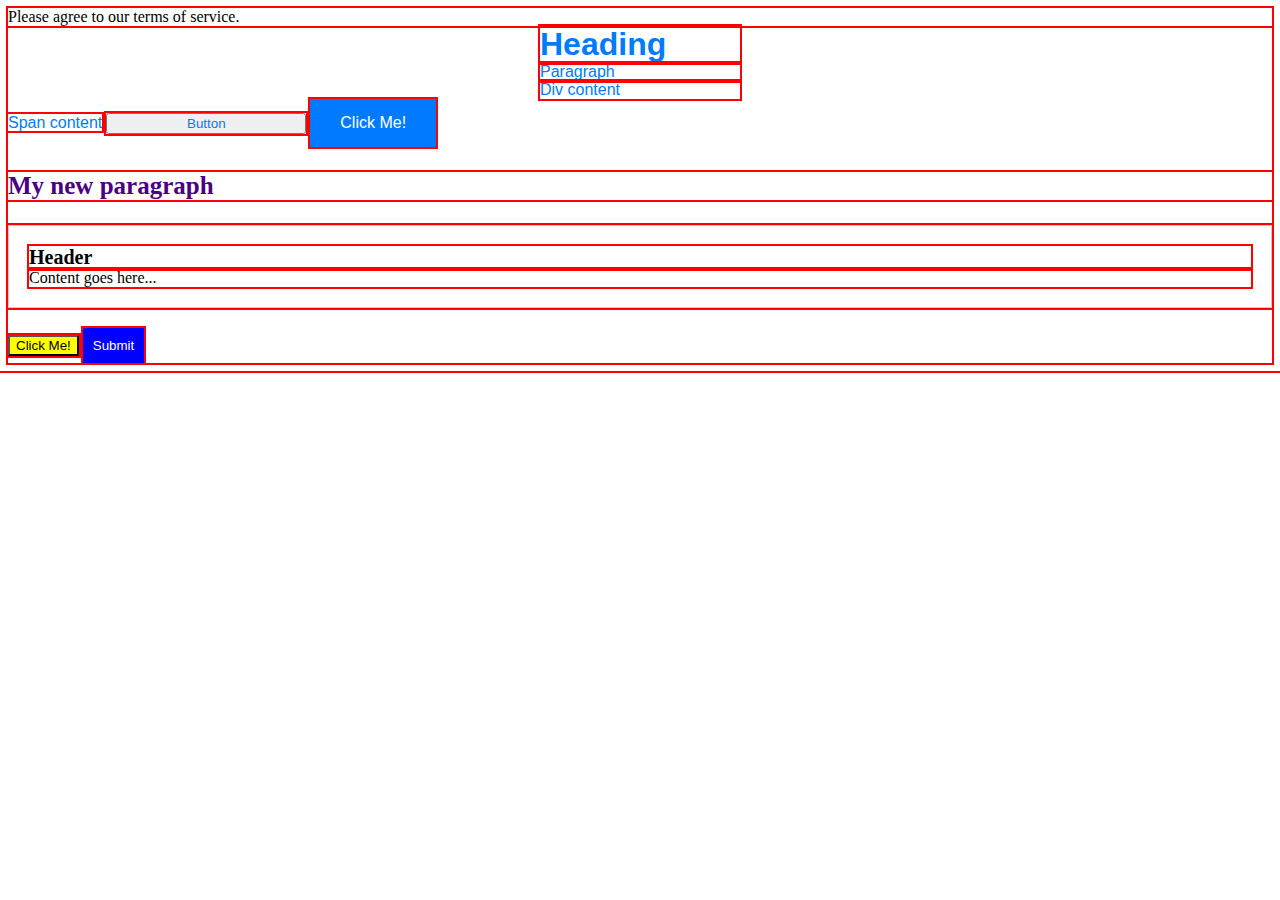
<file: practice_file/index.html>
<!DOCTYPE html>
<html lang="en">
<head>
    <meta charset="UTF-8">
    <meta name="viewport" content="width=device-width, initial-scale=1.0">
    <title>Practice_file</title>
    <link rel="stylesheet" href="style.css">
</head>
<body>
    <div class="alert-text">Please agree to our terms of service.</div>

    <h1 class="common-style">Heading</h1>
    <p class="common-style">Paragraph</p>
    <div class="common-style">Div content</div>
    <span class="common-style">Span content</span>
    <button class="common-style">Button</button>

    <button class="btn base-color large">Click Me!</button>

    <p class="text-size text-weight text-color">My new paragraph</p>

    <div class="card">
        <div class="card-header">Header</div>
        <div class="card-content">Content goes here...</div>
    </div>

    <button class="highlight">Click Me!</button>

    <button class="btn primary">Submit</button>
</body>
</html>
</file>
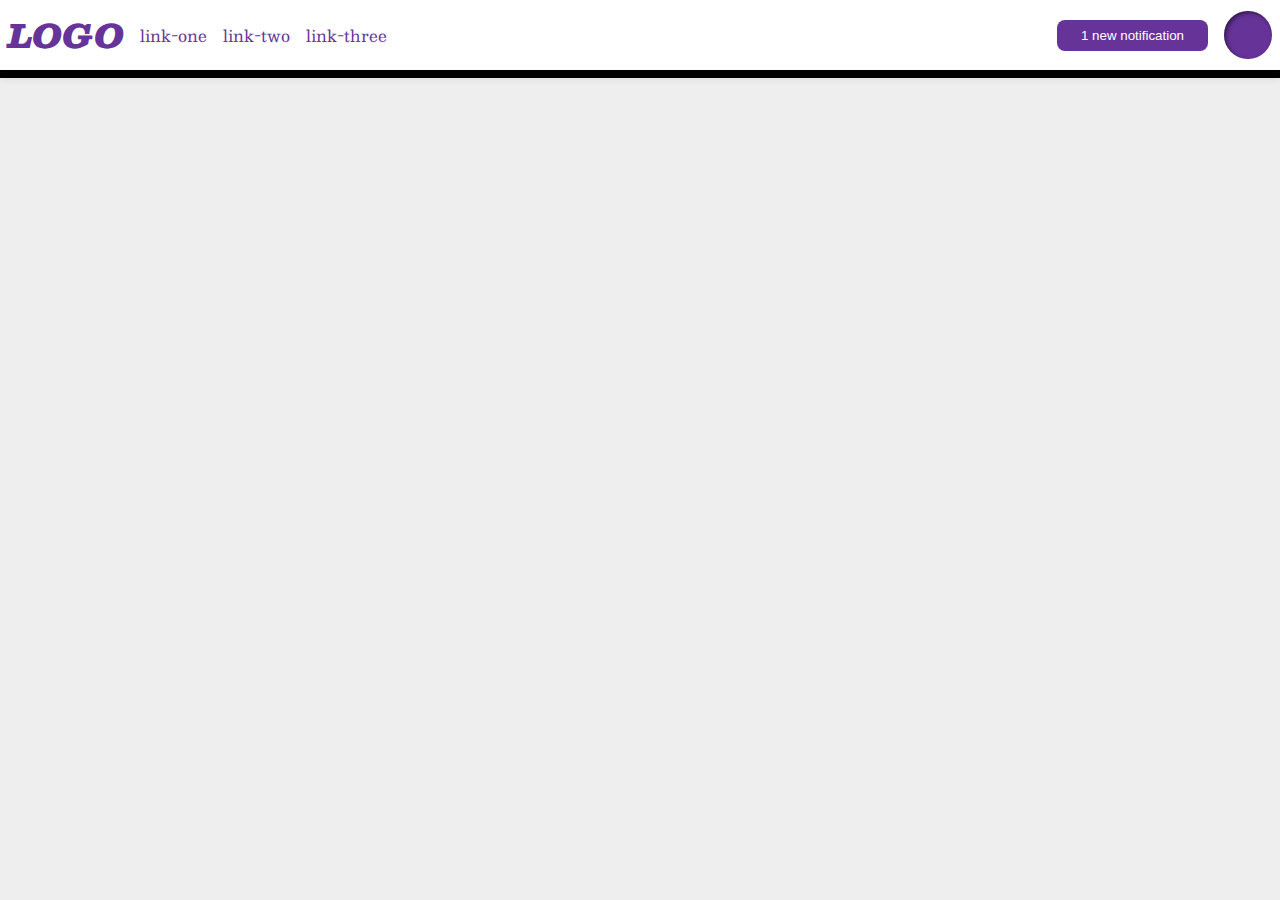
<file: flex/03-flex-header-2/index.html>
<!DOCTYPE html>
<html lang="en">
  <head>
    <meta charset="UTF-8">
    <meta http-equiv="X-UA-Compatible" content="IE=edge">
    <meta name="viewport" content="width=device-width, initial-scale=1.0">
    <title>Flex Header 2</title>
    <link rel="stylesheet" href="style.css">
  </head>
  <body>
    <div class="header">
      <div class="d1">
        <div class="logo">
          LOGO
        </div>
        <ul class="links">
          <li><a href="https://google.com">link-one</a></li>
          <li><a href="https://google.com">link-two</a></li>
          <li><a href="https://google.com">link-three</a></li>
        </ul>
      </div>
      <div class="d2">
        <button class="notifications">
          1 new notification
        </button>
        <div class="profile-image"></div>
      </div>
    </div>
  </body>
</html>
</file>
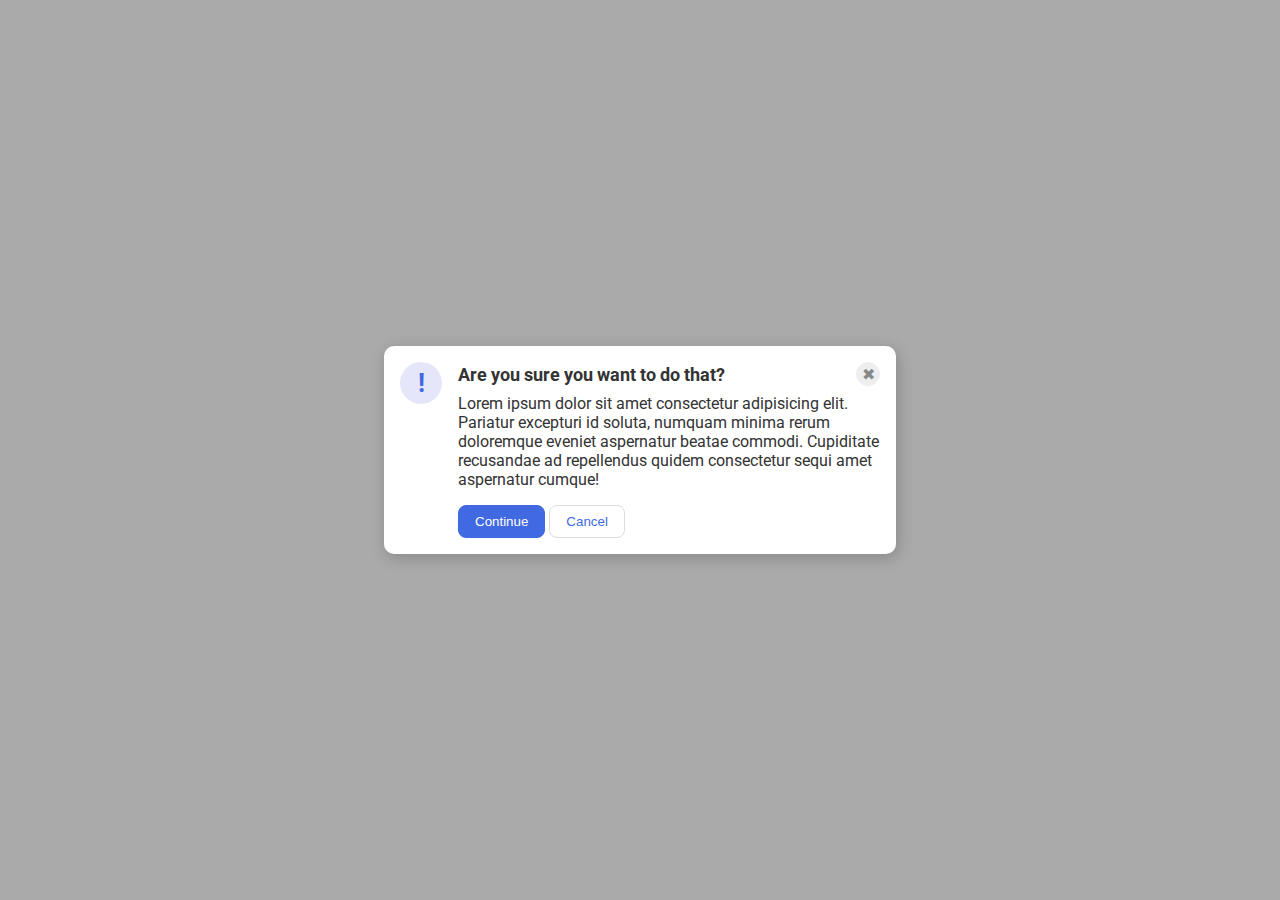
<file: flex/05-flex-modal/index.html>
<!DOCTYPE html>
<html lang="en">
  <head>
    <meta charset="UTF-8">
    <meta http-equiv="X-UA-Compatible" content="IE=edge">
    <meta name="viewport" content="width=device-width, initial-scale=1.0">
    <link rel="stylesheet" href="style.css">
    <title>Modal</title>
  </head>
  <body>
    <div class="modal">
      <div class="icon">!</div>
      <div class="ab">
        <div class="header">Are you sure you want to do that?
          <button class="close-button">✖</button>
        </div>
        <div class="text">Lorem ipsum dolor sit amet consectetur adipisicing elit. Pariatur excepturi id soluta, numquam minima rerum doloremque eveniet aspernatur beatae commodi. Cupiditate recusandae ad repellendus quidem consectetur sequi amet aspernatur cumque!</div>
        <button class="continue">Continue</button>
        <button class="cancel">Cancel</button>
      </div>
    </div>
  </body>
</html>
</file>
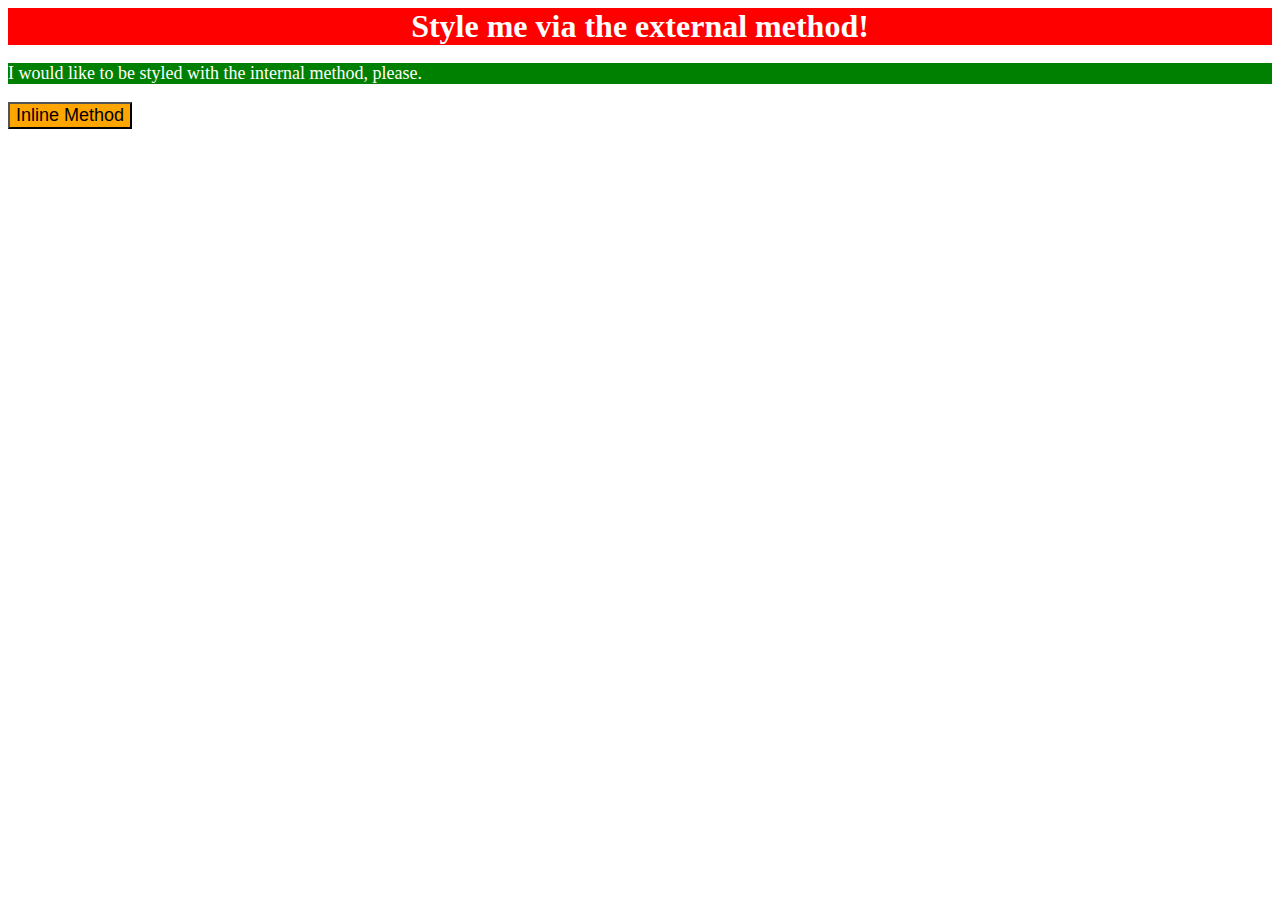
<file: foundations/01-css-methods/index.html>
<!DOCTYPE html>
<html lang="en">
  <head>
    <meta charset="UTF-8">
    <meta http-equiv="X-UA-Compatible" content="IE=edge">
    <meta name="viewport" content="width=device-width, initial-scale=1.0">
    <title>Methods for Adding CSS</title>
    <link rel="stylesheet" href="style.css">
    
    <style>
      p {
        background-color: green;
        color: white;
        font-size: 18px;
      }
    </style>
  </head>
  <body>
    <div>Style me via the external method!</div>
    <p>I would like to be styled with the internal method, please.</p>
    <button style="background-color: orange; font-size: 18px;">Inline Method</button>
  </body>
</html>
</file>
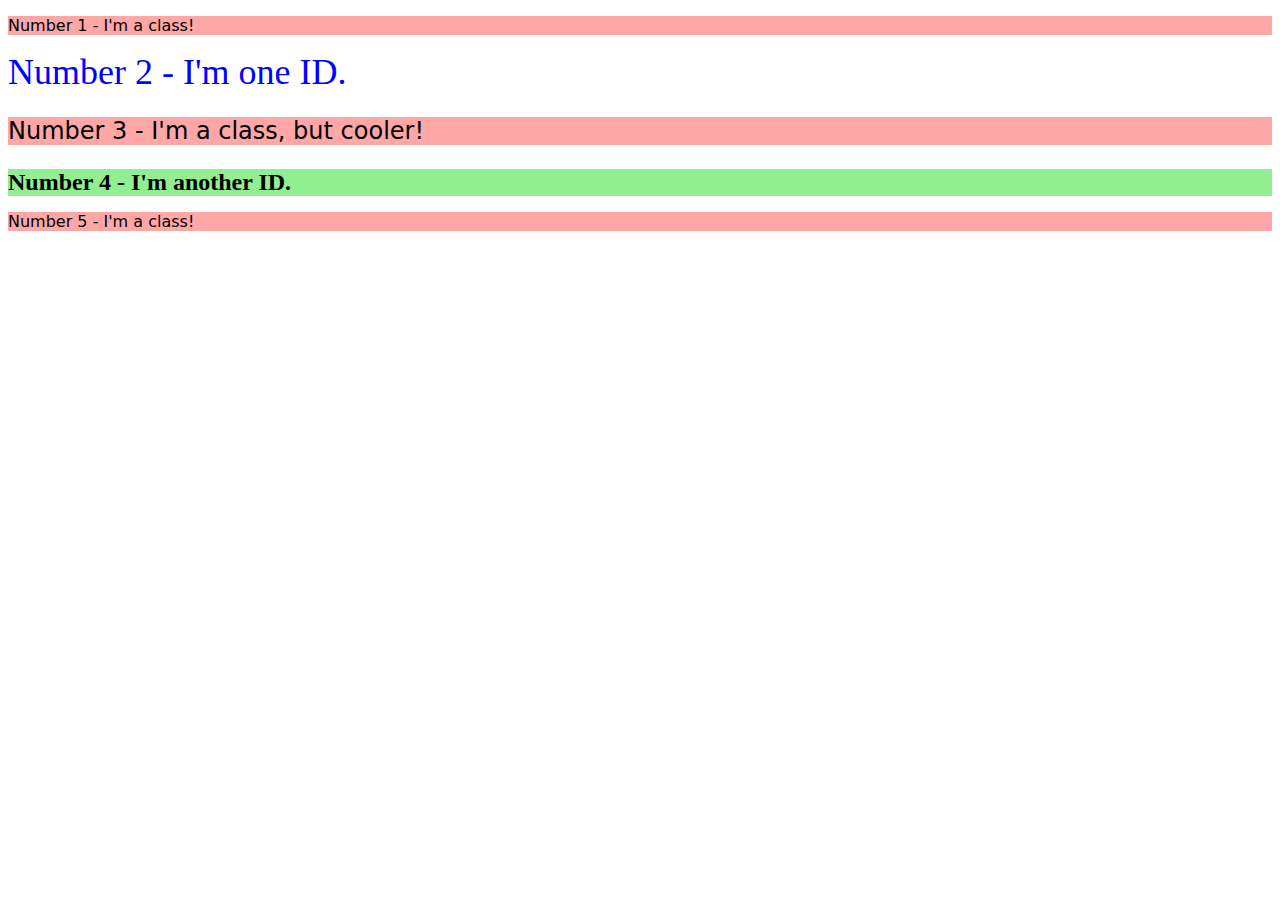
<file: foundations/02-class-id-selectors/index.html>
<!DOCTYPE html>
<html lang="en">
  <head>
    <meta charset="UTF-8">
    <meta http-equiv="X-UA-Compatible" content="IE=edge">
    <meta name="viewport" content="width=device-width, initial-scale=1.0">
    <title>Class and ID Selectors</title>
    <link rel="stylesheet" href="style.css">
  </head>
  <body>
    <p class="abc">Number 1 - I'm a class!</p>
    <div id="ef">Number 2 - I'm one ID.</div>
    <p class="abc d">Number 3 - I'm a class, but cooler!</p>
    <div id="di" class="d">Number 4 - I'm another ID.</div>
    <p class="abc">Number 5 - I'm a class!</p>
  </body>
</html>
</file>
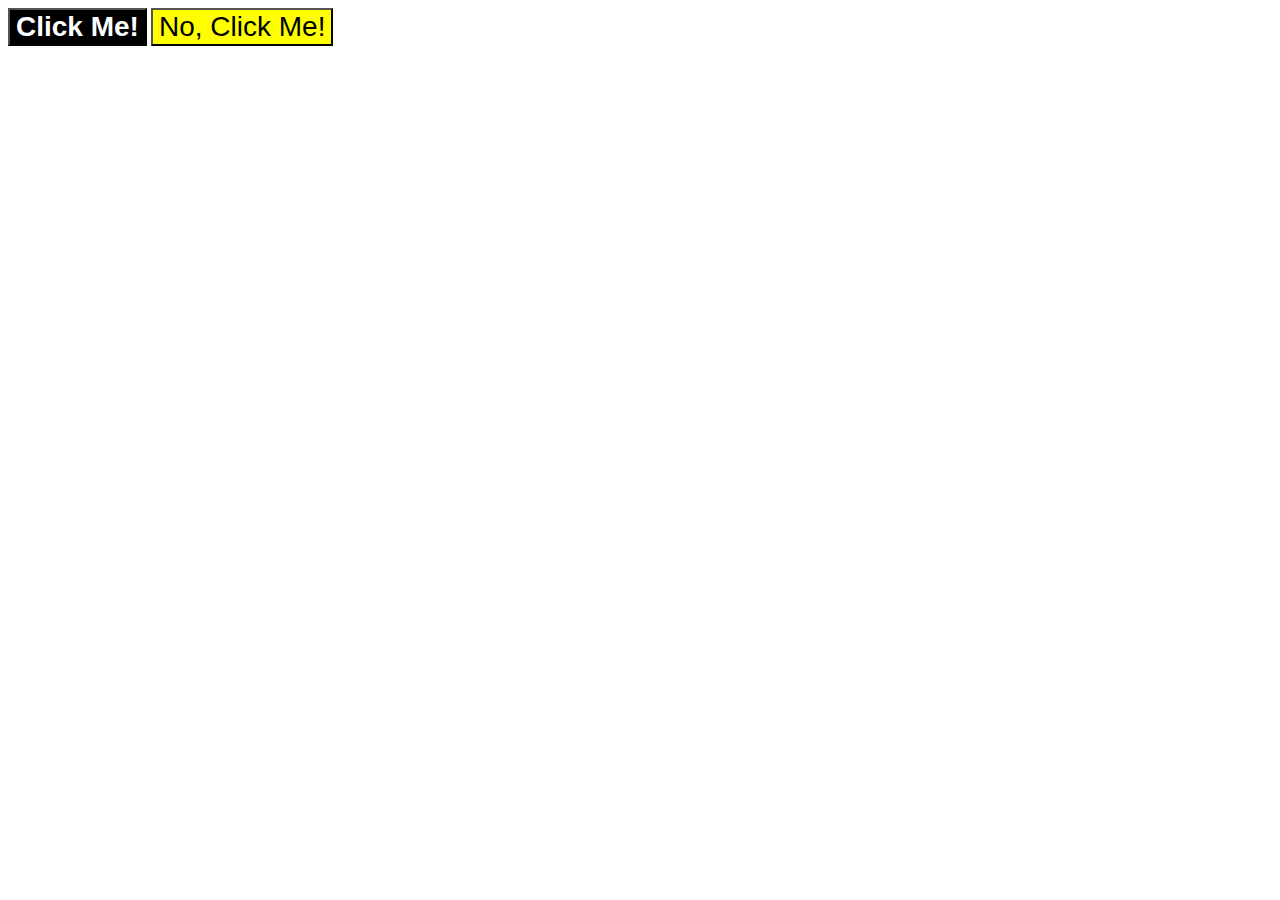
<file: foundations/03-grouping-selectors/index.html>
<!DOCTYPE html>
<html lang="en">
  <head>
    <meta charset="UTF-8">
    <meta http-equiv="X-UA-Compatible" content="IE=edge">
    <meta name="viewport" content="width=device-width, initial-scale=1.0">
    <title>Grouping Selectors</title>
    <link rel="stylesheet" href="style.css">
  </head>
  <body>
    <button class="aa">Click Me!</button>
    <button class="bb">No, Click Me!</button>
  </body>
</html>
</file>
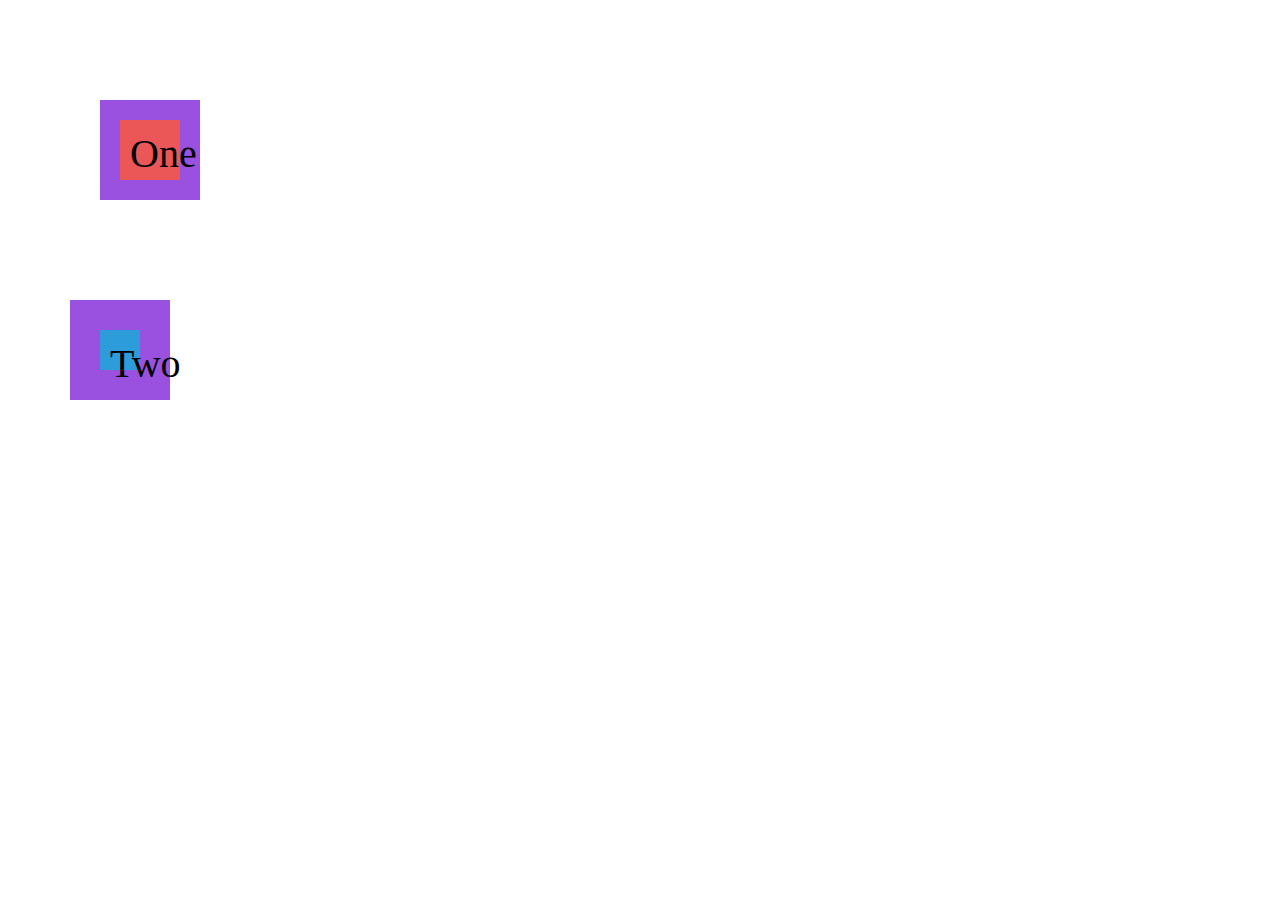
<file: practice_file/practice_along1/index.html>
<!DOCTYPE html>
<html lang="en">
<head>
    <meta charset="UTF-8">
    <meta name="viewport" content="width=device-width, initial-scale=1.0">
    <title>Document</title>
    <link rel="stylesheet" href="style.css">
</head>
<body>
    <div class="box-one">One</div>
    <div class="box-two">Two</div>
</body>
</html>
</file>
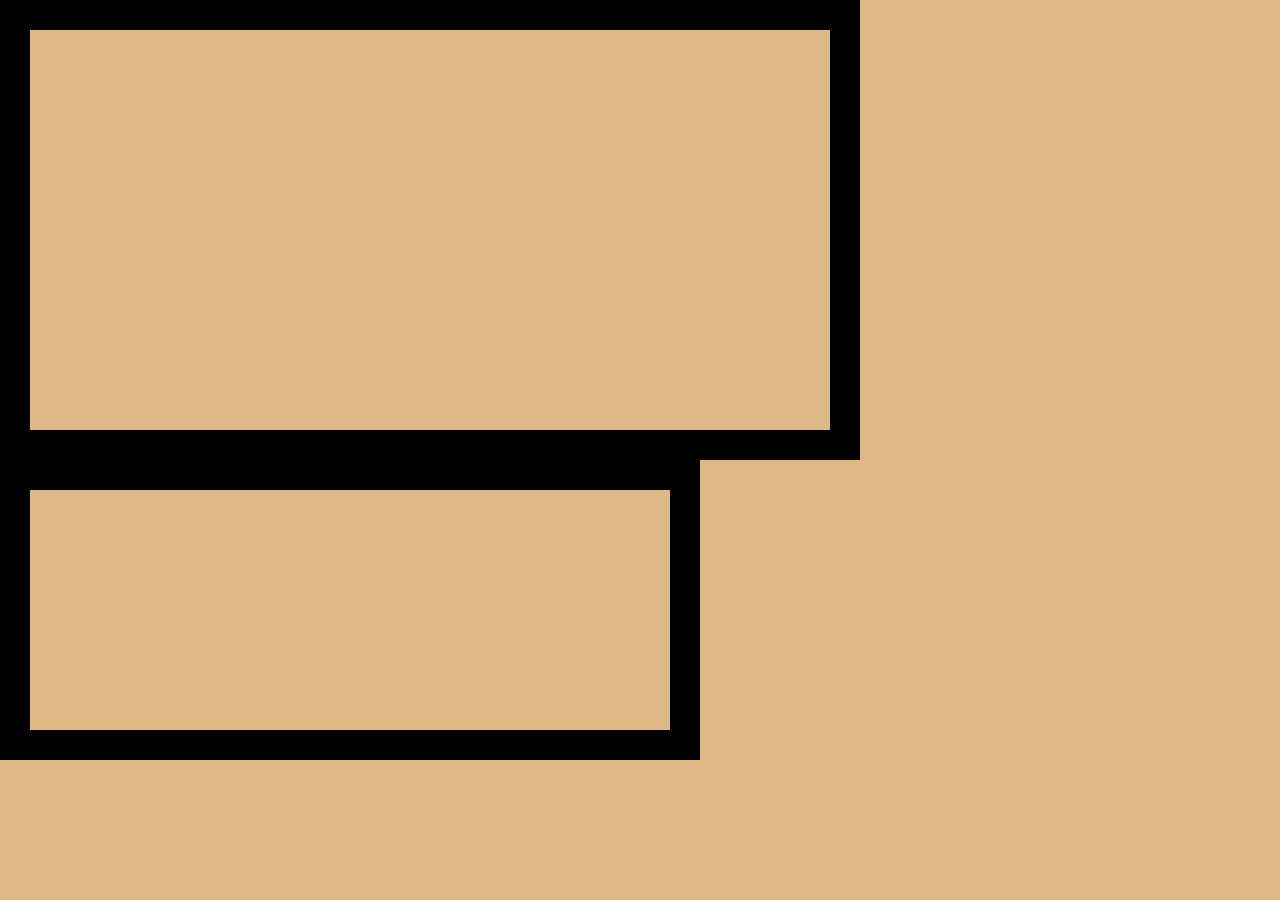
<file: practice_file/practice_along2/index.html>
<!DOCTYPE html>
<html lang="en">
<head>
    <meta charset="UTF-8">
    <meta name="viewport" content="width=device-width, initial-scale=1.0">
    <title>Document</title>
    <link rel="stylesheet" href="style.css">
</head>
<body>
    <div>
        <div class="box-1"></div>
        <div class="box-2"></div>
    </div>
</body>
</html>
</file>
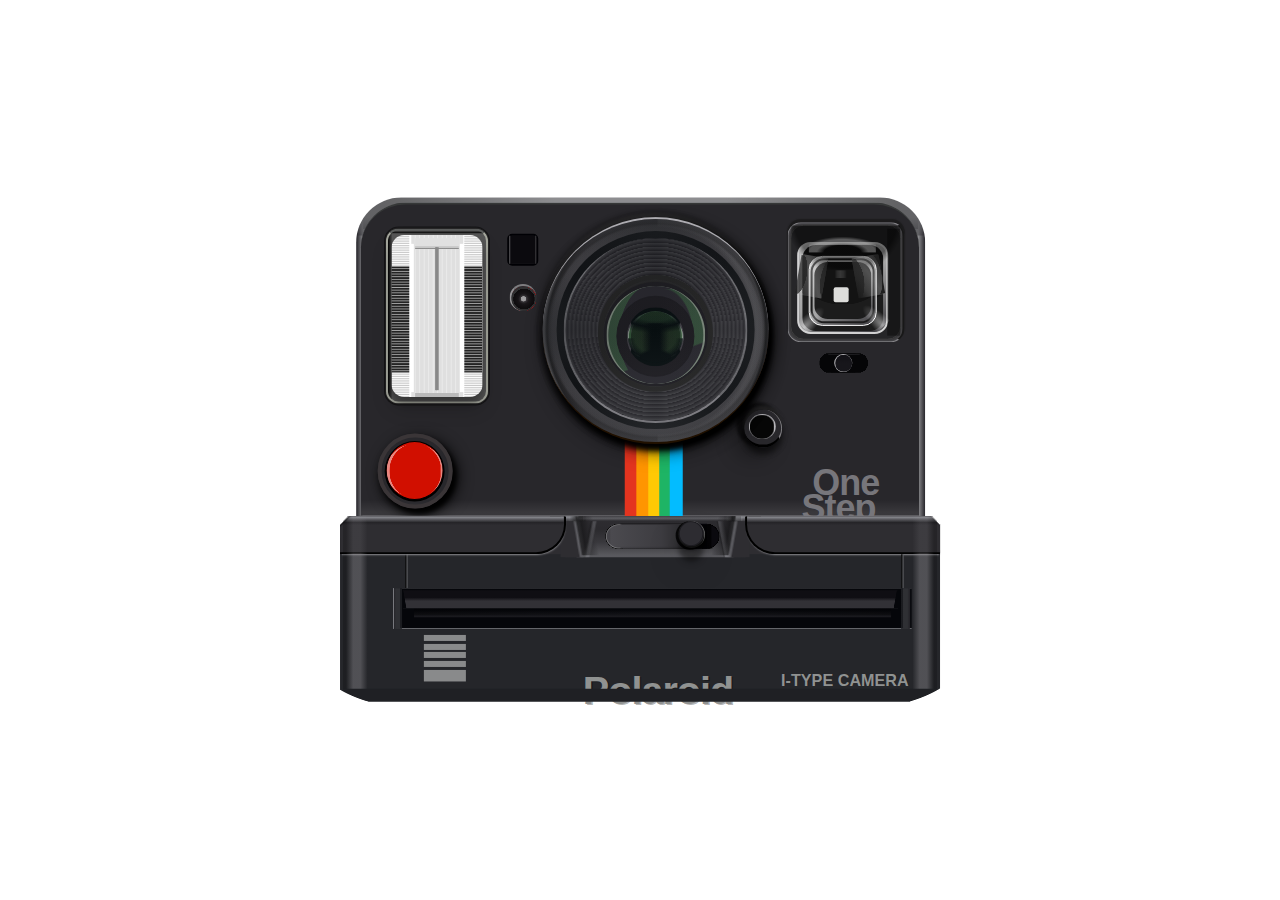
<file: practice_file/practice_along3/index.html>
<!DOCTYPE html>
<html lang="en">
<head>
  <meta charset="UTF-8">
  <meta name="viewport" content="width=device-width, initial-scale=1.0">
  <title>Kassandra's Camera</title>
  <link rel="stylesheet" href="style.css">
</head>

<body>

  <div class="camera">
    <div class="back"></div>
    <div class="top_middle">
      
      <div class="top_left">
        <div class="body">
          <div class="border"></div>
          <div class="middle"></div>        
        </div>
      </div>
      <div class="plus_button">
        <div class="inner">
          <h1>
            <i class="fas fa-plus"></i></h1>
        </div>
      </div>
      <div class="under_plus">
        <div class="inner"></div>
      </div>
      <div class="red_button_container">
         <div class="red_button"></div>
      </div>
      <div class="lens">
        <div class="lens_1">
          <div class="lens_2">
            <div class="lens_3">
              <div class="lens_4">
  <!--       green goes here         -->
                <div class="lens_5">
                  <div class="lens_6">
                    <div class="lens_7"></div>
                  </div>
                </div>
              </div>
            </div>
          </div>
        </div>
      </div>
      <div class="under_lens">
        <div class="inner"></div>
      </div>
      <div class="rainbow"></div>
      <div class="top_right">
        <div class="viewfinder">
          <div class="inner_1">
            <div class="inner_2">
              <div class="inner_3">
                <div class="hole"></div>
              </div>
            </div>
          </div>
        </div>
        <div class="shadows_middle"></div>
        <div class="shadows_left"></div>
        <div class="shadows_left_corner"></div>
        <div class="shadows_right"></div>
        <div class="shadows_right_corner"></div>      
      </div>
      <div class="middle_right">
        <div class="middle">
          <div class="circle"></div>
        </div>
        <p class="minus">
          <i class="fas fa-minus"></i>
        </p>
        <p class="plus">
          <i class="fas fa-plus"></i>
        </p>
      </div>
      <div class="text">
        <h1>One</h1>
        <h1>Step</h1>
        <h1><i class="fas fa-plus"></i></h1>
      </div>
   </div>
    <div class="bottom">
      <div class="top">
        <div class="left"></div>
        <div class="middle">
          <div class="switch">
            <div class="switch_btn"></div>
          </div>
        </div>
        <div class="right"></div>
      </div>
      <div class="btm">
        <h1>Polaroid</h1>
        <h1>I-TYPE CAMERA</h1>
        <div class="logo"></div>
      </div>
    </div>
    <div class="under_btm"></div>
    <div class="corners">
      <div class="corner_left"></div>
      <div class="corner_right"></div>
    </div>
  </div>

</body>
</html>
</file>
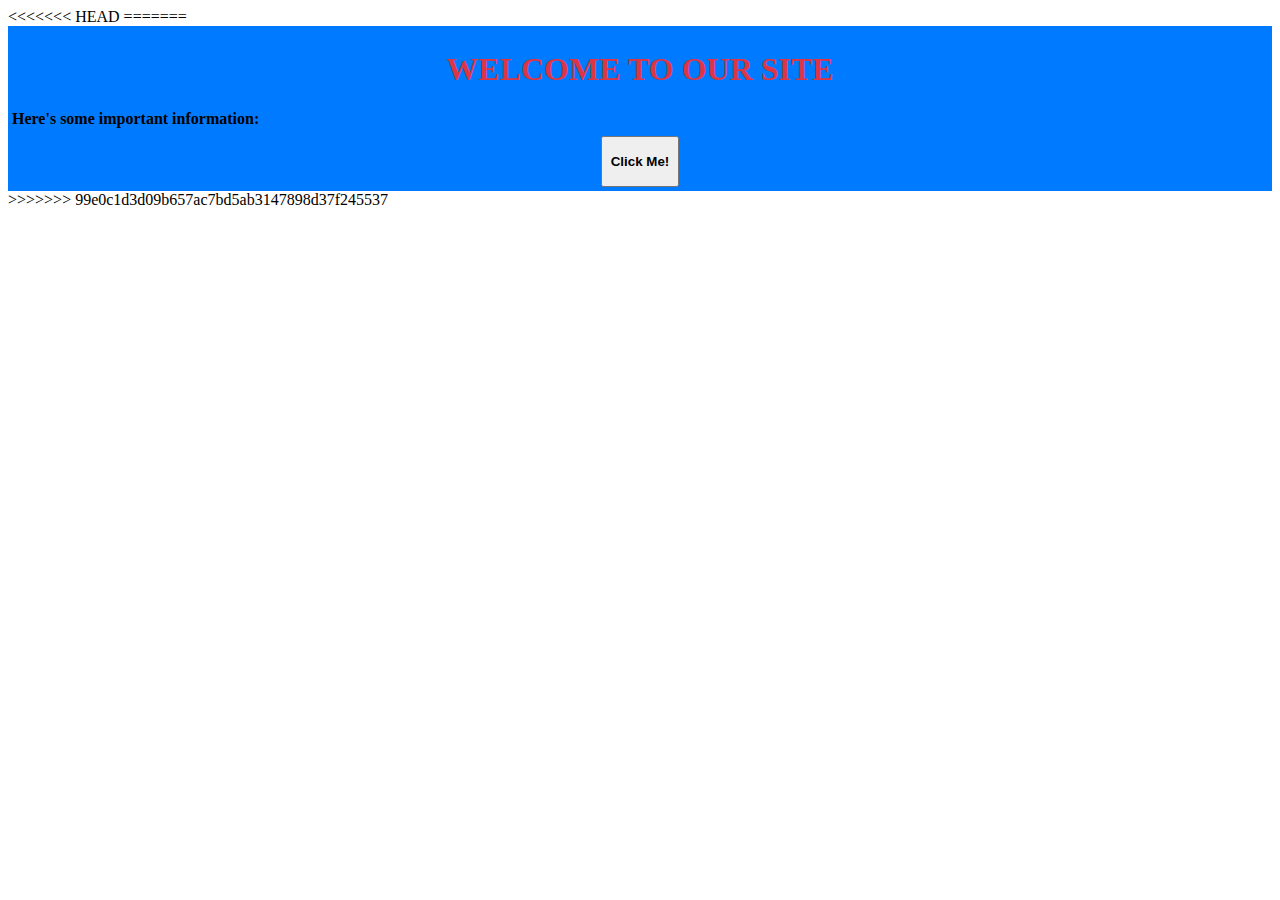
<file: practice_file/practice_along4/index.html>
<!DOCTYPE html>
<html lang="en">
<head>
<<<<<<< HEAD
    <meta charset="UTF-8">
    <meta name="viewport" content="width=device-width, initial-scale=1.0">
    <title>Document</title>
</head>
<body>
    <script>
        console.log("Mudi, you have to be patient, prayerful, and hard working, so do not be in hurry");
    </script>
</body>
</html>
=======
<meta charset="UTF-8">
<title>Utility Classes Example</title>
<link rel="stylesheet" href="style.css">
</head>
<body>
    <div class="bg-primary p-1">
        <h1 class="text-center text-uppercase text-danger">Welcome to Our Site</h1>
        <p class="mt-1 mb-2 text-left font-bold">Here's some important information:</p>
        <div class="flex justify-center align-items-center">
            <button class="d-inline-block px-2 py-3 font-bold">Click Me!</button>
        </div>
        <div class="d-none">
            Hidden information
        </div>
    </div>
</body>
</html>
>>>>>>> 99e0c1d3d09b657ac7bd5ab3147898d37f245537
</file>
<file: practice_file/style.css>
.alert-text {
    color: black;
  }

.common-style {
    color: #007BFF;
    font-family: Arial, sans-serif;
    width: 100%;
    max-width: 200px;
    margin: auto;
}

/*Base button styling*/
.btn {
  padding: 10px;
  border: none;
  cursor: pointer;
  font-family: Arial, sans-serif;
}

/*Color class*/
.base-color {
  background-color: #007BFF;
  color: white;
}

/*Size class*/
.large {
  font-size: 16px;
  padding: 15px 30px;
}

.text-size {
  font-size: 25px;
}

.text-weight {
  font-weight: 900;
}

.text-color {
  color: indigo;
}

.card {
  border: 1px solid #ccc;
  padding: 20px;
  margin-top: 20px;
  margin-bottom: 20px;
}

.card-header {
  font-size: 20px;
  font-weight: bold;
}


.card-content {
  font-size: 16px;
}

button.highlight {
  background-color: yellow;
  color: black;
}


.btn.primary {
  background-color: blue;
  color: white;
}

* {
  outline: 2px solid red;
}
</file>
<file: flex/03-flex-header-2/style.css>
/* this is some magical font-importing.  
you'll learn about it later. */
@import url('https://fonts.googleapis.com/css2?family=Besley:ital,wght@0,400;1,900&display=swap');

body {
  background: #eee;
  font-family: Besley, serif;
  margin: 0;
}

.header {
  display: flex;
  justify-content: space-between;
  padding: 8px;
  background: white;
  border-bottom: 8px solid black;
  box-shadow: 0 0 8px rgba(0, 0, 0, .1);
}

.profile-image {
  background: rebeccapurple;
  box-shadow: inset 2px 2px 4px rgba(0, 0, 0, .5);
  border-radius: 50%;
  height: 48px;
  width: 48px;
}

.logo {
  color: rebeccapurple;
  font-size: 32px;
  font-weight: 900;
  font-style: italic;
}

button {
  background: rebeccapurple;
  color: white;
  padding: 8px 24px;
  border: none;
  border-radius: 8px;
}

a {
  text-decoration: none;
  color: rebeccapurple;
}

ul {
  list-style-type: none;
  display: flex;
  margin: 0;
  padding: 0;
  gap: 16px;
}

.d1, .d2 {
  display: flex;
  align-items: center;
  gap: 16px;
}
</file>
<file: flex/05-flex-modal/style.css>
@import url('https://fonts.googleapis.com/css2?family=Roboto:wght@400;700&display=swap');

html, body {
  height: 100%;
}

body {
  font-family: Roboto, sans-serif;
  margin: 0;
  background: #aaa;
  color: #333;
  display: flex;
  align-items: center;
  justify-content: center;
}

.modal {
  background: white;
  width: 480px;
  border-radius: 10px;
  box-shadow: 2px 4px 16px rgba(0,0,0,.2);
  display: flex;
  gap: 16px;
  padding: 16px;

}

.icon {
  color: royalblue;
  font-size: 26px;
  font-weight: 700;
  background: lavender;
  height: 42px;
  width: 42px;
  border-radius: 50%;
  display: flex;
  align-items: center;
  justify-content: center;
  flex-shrink: 0;
}


.close-button {
  background: #eee;
  border-radius: 50%;
  color: #888;
  font-weight: 400;
  height: 24px;
  font-size: 16px;
  width: 24px;
  display: flex;
  align-items: center;
  justify-content: center;
  border: 1px solid #eee;
  padding: 0;

}

button {
  cursor: pointer;
  padding: 8px 16px;
  border-radius: 8px;
}


button.continue {
  background: royalblue;
  border: 1px solid royalblue;
  color: white;
}


button.cancel {
  background: white;
  border: 1px solid #ddd;
  color: royalblue;
}


.header {
  display: flex;
  align-items: center;
  justify-content: space-between;
  font-size: 18px;
  font-weight: 700;
  margin-bottom: 8px;
}

.text {
  margin-bottom: 16px;
}
</file>
<file: foundations/01-css-methods/style.css>
div {
    color: white;
    background-color: red;
    font-size: 32px;
    text-align: center;
    font-weight: bold;

}
</file>
<file: foundations/02-class-id-selectors/style.css>
.abc {
    background-color: rgb(255, 167, 167);
    font-family: Verdana, "DejaVu Sans", sans-serif;
}

#ef {
    color: #0000ff;
    font-size: 36px;
}

.d {
    font-size: 24px;
}

#di {
    background-color: hsl(120, 73%, 75%);
    font-weight: bold;
}
</file>
<file: foundations/03-grouping-selectors/style.css>
.aa,
.bb {
    font-size: 28px;
    font-family: Helvetica, "Times New Roman" sans-serif;
}

.aa {
    background-color: black;
    color: white;
    font-weight: bold;
}

.bb {
    background-color: yellow;
}
</file>
<file: practice_file/practice_along1/style.css>
* {
    padding: 0;
    margin: 0;
    font-size: 40px;
    box-sizing: border-box;
}

.box-one {
    background-color: #EB5757;
    padding: 10px;
    border: 20px solid #9B51E0;
    margin: 100px;
    height: 100px;
    width: 100px;
    box-sizing: border-box;
}

.box-two {
    background-color: #2D9CDB;
    padding: 10px;
    border: 0px solid #27AE60;
    height: 100px;
    width: 100px;
    border: 30px solid #9B51E0;
    margin: 70px;
}
</file>
<file: practice_file/practice_along2/style.css>
* {
    background-color: burlywood;
    margin: 0;
    padding: 0;
    box-sizing: border-box;
}
.box-1 {
    box-sizing: content-box;
    width: 700px;
    height: 300px;

    padding: 50px;
    border: 30px solid black;
}

.box-2 {
    box-sizing: border-box;
    width: 700px;
    height: 300px;

    padding: 50px;
    border: 30px solid black;
}
</file>
<file: practice_file/practice_along3/style.css>
* {
  box-sizing: border-box;
}

body {
  background: #fff;
  font-size: 1vmin;
}

.camera {
  font-size: 1vmin;
  width: 66em;
  height: 55em;
  position: absolute;
  top: 50%;
  left: 50%;
  transform: translate(-50%, -50%);
}
.camera .back {
  border-top-left-radius: 5em;
  border-top-right-radius: 5em;
  width: 63.3em;
  height: 39.5em;
  position: absolute;
  content: "";
  top: -0.6em;
  left: 50.1%;
  transform: translate(-50%, 0%);
  background: linear-gradient(to bottom, #626265, rgba(34, 33, 38, 0.4)) 100% 6%/100% 2em, linear-gradient(to left, #222126, #8d8d90) 100% 0%/0.8em 100%, linear-gradient(to right, #222126, #8d8d90) 0% 0%/0.8em 100%, linear-gradient(to right, rgba(0, 0, 0, 0.3) 5%, #8d8d90, #8d8d90, rgba(0, 0, 0, 0.3) 95%) 10.8% 0%/100% 3.5em, linear-gradient(to bottom, #8d8d90, #8d8d90) 10.8% 0%/100% 100%, #222126;
  background-repeat: no-repeat;
}
.camera .top_middle {
  position: absolute;
  width: 62em;
  height: 34.8em;
  border-top: 2px solid #363838;
  border-top-left-radius: 5em;
  border-top-right-radius: 5em;
  top: 0%;
  left: 50%;
  transform: translate(-50%, 0%);
  background: linear-gradient(to top, rgba(255, 255, 255, 0.08) 1%, rgba(255, 255, 255, 0) 5%) 100% 100%/100% 100%, #28272b;
  background-repeat: no-repeat;
}
.camera .top_middle .top_left {
  width: 11.3em;
  height: 19.4em;
  border-right: 2px solid #A6A89E;
  border-bottom: 2px solid #A6A89E;
  border-left: 2px solid #A6A89E;
  border-top: 2px solid #5B5D5C;
  box-shadow: 0 0 0 1px rgba(40, 40, 40, 0.7), 0 0 0 2px rgba(0, 0, 0, 0.5);
  border-radius: 1.4em;
  position: absolute;
  top: 2.7em;
  left: 2.8em;
  background: linear-gradient(to top, black, rgba(35, 35, 35, 0)) 0% 0%/100% 0.3em, linear-gradient(to right, black, rgba(35, 35, 35, 0)) 0% 100%/0.5em 100%, #565656;
  background-repeat: no-repeat;
}
.camera .top_middle .top_left .body {
  overflow: hidden;
  width: 10.1em;
  height: 18.1em;
  border-radius: inherit;
  position: absolute;
  top: 50%;
  left: 50%;
  transform: translate(-50%, -50%);
  background: linear-gradient(to bottom, white 60%, rgba(128, 128, 128, 0.5));
  background-size: 100% 0.2em;
  box-shadow: 0 10px 20px rgba(0, 0, 0, 0.19), 0 6px 6px rgba(0, 0, 0, 0.23);
}
.camera .top_middle .top_left .body:before {
  content: "";
  width: 100%;
  height: 11.7em;
  position: absolute;
  top: 52%;
  left: 50%;
  transform: translate(-50%, -50%);
  background: linear-gradient(to bottom, #232323 55%, rgba(255, 255, 255, 0.5));
  background-size: 100% 0.3em;
}
.camera .top_middle .top_left .body:after {
  content: "";
  width: 60%;
  height: 120%;
  position: absolute;
  top: 52%;
  left: 50%;
  transform: translate(-50%, -50%);
  background: linear-gradient(#E0E0E0 49%, transparent 51%) 50% 0%/95% 5em, linear-gradient(to top, #E0E0E0 49%, transparent 51%) 50% 100%/95% 5.5em, #fff;
  background-repeat: no-repeat;
}
.camera .top_middle .top_left .middle {
  z-index: 5;
  width: 50%;
  height: 100%;
  position: absolute;
  top: 50%;
  left: 50%;
  transform: translate(-50%, -50%);
  background: linear-gradient(to right, #DFDFDF 20%, #fff 45%, #DFDFDF 50%);
  background-size: 0.5em 100%;
}
.camera .top_middle .top_left .middle:before {
  content: "";
  width: 100%;
  height: 100%;
  position: absolute;
  top: 52%;
  left: 50%;
  transform: translate(-50%, -50%);
  background: linear-gradient(#c7c7c7 48%, #232323, transparent 53%) 50% 5%/95% 0.5em, linear-gradient(#E0E0E0 49%, transparent 51%) 50% 0%/95% 2.5em, linear-gradient(to top, #bababa 29%, transparent 31%) 50% 100%/95% 3em;
  background-repeat: no-repeat;
}
.camera .top_middle .top_left .middle:after {
  content: "";
  width: 100%;
  height: 100%;
  position: absolute;
  top: 52%;
  left: 50%;
  transform: translate(-50%, -50%);
  background: linear-gradient(#888888, #888888 53%) 50% 50%/0.15em 88%, linear-gradient(#888888, #888888 53%) 50% 50%/0.4em 88%;
  background-repeat: no-repeat;
}
.camera .top_middle .red_button_container {
  width: 8.3em;
  height: 8.3em;
  position: absolute;
  top: 73.7%;
  left: 9.7%;
  transform: translate(-50%, 0%);
  border-radius: 50%;
  border: 10px solid #2D292B;
  border: 4px solid #3A3537;
  box-shadow: 0 10px 20px rgba(0, 0, 0, 0.19), 0 6px 6px rgba(0, 0, 0, 0.23);
  box-shadow: 4px 5px 4px rgba(0, 0, 0, 0.9), 5px 5px 15px rgba(0, 0, 0, 0.9), 0 6px 6px rgba(0, 0, 0, 0.33);
}
.camera .top_middle .red_button_container .red_button {
  width: 90%;
  height: 90%;
  position: absolute;
  border: 2px solid #000;
  border-top: 0.2em solid #000;
  top: 50%;
  left: 50%;
  transform: translate(-50%, -50%);
  border-radius: 50%;
  background: #000;
  background-repeat: no-repeat;
}
.camera .top_middle .red_button_container .red_button:after {
  content: "";
  width: 100%;
  height: 100%;
  position: absolute;
  border: 1px solid #000;
  top: 50%;
  left: 50%;
  transform: translate(-50%, -50%);
  border-radius: 50%;
  background: radial-gradient(100% 100% at 50% 50%, #d10f00 50%, rgba(0, 0, 0, 0) 51%) 65% 50%/90% 95%, radial-gradient(100% 100% at 50% 50%, rgba(255, 255, 255, 0.5) 50%, rgba(0, 0, 0, 0) 51%) 90% 50%/90% 90%, radial-gradient(100% 100% at 50% 50%, #d10f00 50%, rgba(0, 0, 0, 0) 51%) 50% 50%/90% 95%, radial-gradient(100% 100% at 50% 50%, rgba(255, 255, 255, 0.5) 50%, rgba(0, 0, 0, 0) 51%) 0% 50%/90% 90%, #D10F00;
  background-repeat: no-repeat;
}
.camera .top_middle .lens {
  overflow: hidden;
  width: 25.2em;
  height: 25.2em;
  border-top: 2px solid #ADACB1;
  border-bottom: 2px solid #211100;
  position: absolute;
  z-index: 1;
  top: 40.5%;
  left: 52.8%;
  transform: translate(-50%, -50%);
  border-radius: 50%;
  box-shadow: 0 10px 20px rgba(0, 0, 0, 0.19), 0 6px 6px rgba(0, 0, 0, 0.23), 4px 5px 4px rgba(0, 0, 0, 0.9), 5px 5px 15px rgba(0, 0, 0, 0.9), 0 6px 6px rgba(0, 0, 0, 0.33), 0 6px 6px rgba(0, 0, 0, 0.33), 0px -4px 3px rgba(50, 50, 50, 0.55), -2px -2px 3px 5px rgba(0, 0, 0, 0.15);
  background: radial-gradient(100% 100% at 50% 50%, transparent 42%, rgba(242, 242, 242, 0.02) 44%, rgba(242, 242, 242, 0.01) 47%, rgba(0, 0, 0, 0.2) 48%, rgba(0, 0, 255, 0) 51%, rgba(255, 0, 0, 0)) 50% 50%/100% 100%, radial-gradient(100% 100% at 0% 50%, transparent 42%, rgba(242, 242, 242, 0.08) 44%, rgba(242, 242, 242, 0.05) 47%, rgba(0, 0, 0, 0.6) 48%, rgba(0, 0, 255, 0) 51%, rgba(255, 0, 0, 0)) 12.8em 50%/100% 110%, radial-gradient(100% 100% at 100% 50%, transparent 45%, rgba(0, 0, 0, 0.3) 47%, rgba(242, 242, 242, 0.2) 48%, rgba(0, 0, 255, 0) 50%, rgba(255, 0, 0, 0)) -15.5em 50%/120% 120%, radial-gradient(100% 100% at 50% 50%, rgba(44, 44, 48, 0.08) 10%, rgba(44, 44, 48, 0.05) 40%, #2c2c30 70%) 50% 50%/100% 100%, radial-gradient(100% 100% at 50% 50%, rgba(255, 255, 255, 0.08) 10%, rgba(255, 255, 255, 0.05) 40%, rgba(255, 255, 255, 0.02) 70%) 50% 50%/100% 100%, #353438;
  background-repeat: no-repeat;
}
.camera .top_middle .lens .lens_1 {
  width: 22em;
  height: 22em;
  position: absolute;
  top: 50%;
  left: 50%;
  transform: translate(-50%, -50%);
  border-radius: 50%;
  background: #111316;
  background-repeat: no-repeat;
}
.camera .top_middle .lens .lens_1:before {
  position: absolute;
  top: 50%;
  left: 50%;
  transform: translate(-50%, -50%);
  z-index: 15;
  position: absolute;
  content: "";
  width: 150%;
  border: 1px solid red;
  height: 120%;
  background: -webkit-radial-gradient(50% 0%, 28% 50%, rgba(34, 36, 39, 0.5) 0%, rgba(255, 255, 255, 0) 100%), -webkit-radial-gradient(0% 50%, 50% 27%, rgba(34, 36, 39, 0.6) 0%, rgba(255, 255, 255, 0) 100%), -webkit-radial-gradient(100% 50%, 50% 45%, rgba(83, 85, 88, 0.25) 0%, rgba(255, 255, 255, 0) 100%), -webkit-radial-gradient(50% 100%, 32% 50%, rgba(83, 85, 88, 0.32) 0%, rgba(255, 255, 255, 0) 100%);
}
.camera .top_middle .lens .lens_1 .lens_2 {
  width: 93%;
  height: 93%;
  position: absolute;
  top: 50%;
  left: 50%;
  transform: translate(-50%, -50%);
  border-radius: 50%;
  border-bottom: 2px solid rgba(173, 172, 177, 0.7);
  border-left: 2px solid rgba(173, 172, 177, 0.5);
  border-right: 2px solid rgba(173, 172, 177, 0.5);
  background: repeating-radial-gradient(circle at 50%, #3F3F43 3px, #1E1D22 2px, #414145 7px);
}
.camera .top_middle .lens .lens_1 .lens_2 .lens_3 {
  width: 64%;
  height: 64%;
  border: 5px solid #232323;
  position: absolute;
  top: 52%;
  left: 50%;
  transform: translate(-50%, -50%);
  border-radius: 50%;
  background: radial-gradient(100% 100% at 50% 50%, #232323 10%, rgba(35, 35, 35, 0.7) 40%, rgba(35, 35, 35, 0.8) 70%) 50% 50%/100% 100%;
  background-repeat: no-repeat;
}
.camera .top_middle .lens .lens_1 .lens_2 .lens_4 {
  width: 99%;
  height: 97%;
  background: #1C1B20;
  border-radius: inherit;
  position: absolute;
  top: 51%;
  left: 50%;
  transform: translate(-50%, -50%);
}
.camera .top_middle .lens .lens_1 .lens_2 .lens_4 .lens_5 {
  width: 95%;
  height: 95%;
  border: 0px solid #1C1B20;
  border-radius: inherit;
  border-left: 2px solid #7C897C;
  border-right: 2px solid #7C897C;
  position: absolute;
  top: 51%;
  left: 50%;
  transform: translate(-50%, -50%);
  background: linear-gradient(-20deg, #28272E 49%, transparent 51%) 50% 100%/100% 5.5em, radial-gradient(100% 110% at 100% 50%, rgba(57, 100, 64, 0) 49%, rgba(57, 100, 64, 0.6) 50%) -2.5em 50%/70% 95%, radial-gradient(100% 110% at 0% 50%, rgba(246, 12, 70, 0) 45%, rgba(57, 100, 64, 0.6) 47%) 6em 50%/70% 95%, #28272e;
  background-repeat: no-repeat;
}
.camera .top_middle .lens .lens_1 .lens_2 .lens_4 .lens_5 .lens_6 {
  width: 82%;
  height: 82%;
  border: 1px solid #1C1B20;
  border-radius: inherit;
  position: absolute;
  top: 51%;
  left: 50%;
  transform: translate(-50%, -50%);
  background: #1c1b20;
  background-repeat: no-repeat;
}
.camera .top_middle .lens .lens_1 .lens_2 .lens_4 .lens_5 .lens_6 .lens_7 {
  width: 75%;
  height: 75%;
  border: 4px solid #070E10;
  border-right: 1px solid #3D3B42;
  border-left: 1px solid #3D3B42;
  border-radius: inherit;
  position: absolute;
  top: 51%;
  left: 50%;
  transform: translate(-50%, -50%);
  background: radial-gradient(130% 100% at 50% 0%, rgba(7, 14, 16, 0), rgba(255, 0, 0, 0) 28%, #070e10 40%, rgba(0, 0, 0, 0) 50%) 50% 3em/100% 100%, linear-gradient(to right, transparent, #070E10, #070E10, transparent) 50% 53%/3em 56%, radial-gradient(180% 100% at 50% 50%, rgba(57, 100, 64, 0), rgba(10, 34, 32, 0.2) 25%, #070e10, rgba(0, 0, 0, 0) 50%) 50% -3.2em/100% 100%, radial-gradient(130% 100% at 50% 50%, #070e10, #070e10 25%, rgba(10, 34, 32, 0) 30%, rgba(0, 0, 0, 0) 50%) 50% 3em/100% 100%, radial-gradient(100% 100% at 50% 50%, rgba(19, 19, 19, 0.2) 45%, white 49%, rgba(19, 19, 19, 0.2) 50%) 50% 50%/105% 115%, radial-gradient(100% 100% at 50% 50%, rgba(19, 19, 19, 0.7), rgba(3, 3, 5, 0.5) 49%, rgba(61, 59, 66, 0.5) 50%) 50% 50%/90% 100%, #396440;
  background-repeat: no-repeat;
}
.camera .top_middle .under_lens {
  border-radius: 50%;
  width: 4.2em;
  height: 4.2em;
  border-bottom: 3px solid #000;
  border-right: 1px solid rgba(181, 180, 184, 0.6);
  box-shadow: -10px 10px 20px rgba(0, 0, 0, 0.33), 0 6px 6px rgba(0, 0, 0, 0.33), 0 6px 6px rgba(0, 0, 0, 0.33), 0px -4px 3px rgba(50, 50, 50, 0.55), -5px -4px 3px 3px rgba(0, 0, 0, 0.55);
  position: absolute;
  top: 72%;
  left: 72%;
  transform: translate(-50%, -50%);
  background: #27282C, #232227;
  background-repeat: no-repeat;
}
.camera .top_middle .under_lens .inner {
  width: 72%;
  height: 72%;
  position: absolute;
  top: 50%;
  left: 50%;
  transform: translate(-50%, -50%);
  border-radius: inherit;
  background: #060606;
  background: radial-gradient(100% 100% at 50% 50%, #060606 48%, rgba(181, 180, 184, 0.2) 55%) 50% 50%/90% 95%, #B5B4B8;
  background-repeat: no-repeat;
}
.camera .top_middle .rainbow {
  width: 6.5em;
  height: 9em;
  position: absolute;
  top: 87%;
  left: 52.5%;
  transform: translate(-50%, -50%);
  z-index: 0;
  background: linear-gradient(#E4341F 49%, #E4341F 51%) 0% 0%/20% 100%, linear-gradient(#FF9501 49%, #FF9501 51%) 20% 0%/25% 100%, linear-gradient(#FFC904 49%, #FFC904 51%) 45% 0%/25% 100%, linear-gradient(#1EB465 49%, #1EB465 51%) 68% 0%/30% 100%, linear-gradient(#03BCFF 49%, #03BCFF 51%) 100% 0%/25% 100%;
  background-repeat: no-repeat;
}
.camera .top_middle .plus_button {
  width: 3.5em;
  height: 3.5em;
  border: 2px solid #000004;
  position: absolute;
  top: 14.5%;
  left: 29%;
  border-radius: 5px;
  transform: translate(-50%, -50%);
}
.camera .top_middle .plus_button .inner {
  text-align: center;
  background: #0B0A0E;
  width: 100%;
  height: 100%;
  border-left: 1px solid rgba(255, 255, 255, 0.3);
  border-right: 1px solid rgba(255, 255, 255, 0.2);
}
.camera .top_middle .plus_button .inner h1 {
  color: #96A2B1;
  font-size: 2.3em;
  font-weight: 600;
  position: absolute;
  top: 50%;
  left: 50%;
  transform: translate(-50%, -50%);
}
.camera .top_middle .under_plus {
  width: 3em;
  height: 3em;
  position: absolute;
  top: 30%;
  left: 29%;
  border-radius: 50%;
  transform: translate(-50%, -50%);
  border-left: 2px solid rgba(255, 255, 255, 0.5);
  border-top: 2px solid rgba(255, 255, 255, 0.4);
}
.camera .top_middle .under_plus .inner {
  width: 2.7em;
  height: 2.7em;
  border-radius: inherit;
  position: absolute;
  position: absolute;
  top: 50%;
  left: 50%;
  transform: translate(-50%, -50%);
  background: radial-gradient(100% 100% at 50% 50%, rgba(255, 255, 255, 0.55) 10%, rgba(255, 255, 255, 0.1) 12%, rgba(0, 0, 0, 0) 21%) 50% 0%/100% 100%, radial-gradient(100% 100% at 50% 50%, rgba(0, 0, 0, 0.3), rgba(0, 0, 0, 0.4) 50%, rgba(255, 0, 0, 0.8) 51%) 50% 0%/100% 100%, radial-gradient(100% 100% at 50% 50%, rgba(63, 54, 63, 0.5), #161316 50%, rgba(255, 0, 0, 0) 51%) 50% 50%/85% 85%, radial-gradient(100% 100% at 50% 50%, rgba(63, 54, 63, 0.5), #161316 50%, rgba(255, 0, 0, 0) 51%) 50% 50%/85% 85%, #4E4E50;
  background-repeat: no-repeat;
}
.camera .top_middle .top_right {
  width: 13em;
  height: 13.4em;
  border-top: 1px solid #858488;
  border-left: 1px solid #858488;
  border-right: 2px solid #181818;
  border-bottom: 1px solid #858488;
  position: absolute;
  top: 25%;
  left: 87%;
  transform: translate(-50%, -50%);
  border-radius: 1.5em;
  box-shadow: 0px -3px 1px rgba(24, 24, 24, 0.75), inset 0px 0px 15px 0px rgba(24, 24, 24, 0.4), inset 0px 0px 6px 0px rgba(255, 255, 255, 0.4);
}
.camera .top_middle .top_right .viewfinder {
  width: 97%;
  height: 97%;
  border-radius: inherit;
  position: absolute;
  top: 50%;
  left: 50%;
  transform: translate(-50%, -50%);
  background: #262628;
  background-repeat: no-repeat;
  border: 1px solid #3E3E3E;
}
.camera .top_middle .top_right .viewfinder .inner_1 {
  width: 83%;
  height: 81%;
  border-radius: inherit;
  position: absolute;
  top: 55%;
  left: 47%;
  transform: translate(-50%, -50%);
  border: 2px solid #D2D2D2;
  background: linear-gradient(-30deg, #3D3C40, #A4A4A4, #CACACA);
}
.camera .top_middle .top_right .viewfinder .inner_1:before {
  content: "";
  width: 95%;
  height: 98%;
  position: absolute;
  top: 50%;
  left: 50%;
  transform: translate(-50%, -50%);
  background: radial-gradient(100% 100% at 50% 50%, #131313 50%, rgba(0, 0, 0, 0) 51%) 50% -2.4em/140% 95%, #1C1C1C;
  background-repeat: no-repeat;
  border-radius: inherit;
}
.camera .top_middle .top_right .viewfinder .inner_1 .inner_2 {
  width: 80%;
  height: 80%;
  border: 1px solid white;
  border-radius: inherit;
  position: absolute;
  top: 53%;
  left: 50%;
  transform: translate(-50%, -50%);
  background: linear-gradient(-30deg, #3D3C40, #A4A4A4, #CACACA) 50% 100%/100% 100%;
  background-repeat: no-repeat;
}
.camera .top_middle .top_right .viewfinder .inner_1 .inner_2:before {
  border-radius: inherit;
  content: "";
  width: 90%;
  height: 90%;
  border: 2px solid #1C1C1C;
  position: absolute;
  top: 50%;
  left: 50%;
  transform: translate(-50%, -50%);
}
.camera .top_middle .top_right .viewfinder .inner_1 .inner_2 .inner_3 {
  width: 85%;
  height: 85%;
  border-radius: inherit;
  position: absolute;
  top: 50%;
  left: 50%;
  transform: translate(-50%, -50%);
  background: radial-gradient(100% 100% at 50% 50%, #131313 50%, rgba(0, 0, 0, 0) 51%) 50% -1.3em/140% 95%, #1C1C1C;
  background-repeat: no-repeat;
}
.camera .top_middle .top_right .viewfinder .inner_1 .inner_2 .inner_3 .hole {
  width: 1.7em;
  height: 1.7em;
  background: #F60C46;
  border-radius: 2px;
  position: absolute;
  top: 57%;
  left: 47%;
  transform: translate(-50%, -50%);
  background: #DDDDDB;
}
.camera .top_middle .top_right .viewfinder .inner_1 .inner_2 .inner_3 .hole:before {
  z-index: 3;
  width: 87%;
  height: 50%;
  content: "";
  position: absolute;
  top: -1.8em;
  left: 0.15em;
  background: linear-gradient(to right, transparent, rgba(255, 255, 255, 0.1) 20%, rgba(255, 255, 255, 0.15), rgba(255, 255, 255, 0.1), transparent) 50% 100%/95% 100%;
  background-repeat: no-repeat;
}
.camera .top_middle .top_right .viewfinder:before {
  z-index: 3;
  width: 100%;
  height: 100%;
  content: "";
  position: absolute;
  background: radial-gradient(100% 100% at 50% 50%, rgba(0, 0, 0, 0.5) 48%, rgba(0, 0, 0, 0) 55%) 50% -7em/100% 95%, linear-gradient(to right, rgba(0, 0, 0, 0.4) 49%, rgba(0, 0, 0, 0.4) 51%) 100% 50%/12% 95%;
  background-repeat: no-repeat;
}
.camera .top_middle .top_right .shadows_middle {
  z-index: 8;
  position: absolute;
  width: 59%;
  height: 30%;
  top: 25%;
  left: 47%;
  transform: translate(-50%, -50%);
  background: radial-gradient(105% 80% at 50% 100%, rgba(246, 12, 70, 0) 25%, rgba(255, 255, 255, 0.3), rgba(255, 255, 255, 0.3), rgba(255, 255, 255, 0) 55%) 50% -2em/105% 100%;
  background-repeat: no-repeat;
}
.camera .top_middle .top_right .shadows_left {
  z-index: 8;
  position: absolute;
  width: 3em;
  height: 4.5em;
  top: 45%;
  left: 70%;
  transform: translate(-50%, -50%) rotate(-10deg);
  background: radial-gradient(100% 120% at 0% 50%, rgba(246, 12, 70, 0) 45%, #1f1f1f 47%) 2em 50%/70% 95%, radial-gradient(100% 120% at 0% 50%, rgba(31, 31, 31, 0.7) 50%, rgba(0, 0, 0, 0) 51%) -0.4em 50%/90% 95%, linear-gradient(65deg, transparent, rgba(224, 224, 224, 0.2), rgba(224, 224, 224, 0.3), rgba(224, 224, 224, 0.2), transparent) 50% 100%/100% 5.5em;
  background-repeat: no-repeat;
}
.camera .top_middle .top_right .shadows_left_corner {
  z-index: 8;
  position: absolute;
  width: 50%;
  height: 50%;
  top: 70%;
  left: 65%;
  transform: translate(-50%, -50%) rotate(45deg);
  background: -webkit-radial-gradient(100% 50%, 50% 15%, rgba(255, 255, 255, 0.5) 0%, rgba(255, 255, 255, 0) 100%);
  background-repeat: no-repeat;
}
.camera .top_middle .top_right .shadows_right {
  z-index: 8;
  position: absolute;
  width: 3em;
  height: 4.5em;
  top: 45%;
  left: 20%;
  transform: translate(-50%, -50%) rotate(10deg);
  background: radial-gradient(100% 120% at 50% 50%, rgba(31, 31, 31, 0.7) 45%, rgba(0, 0, 0, 0) 47%) 2.4em 50%/70% 95%, radial-gradient(100% 120% at 0% 50%, rgba(31, 31, 31, 0.7) 50%, rgba(0, 0, 0, 0) 51%) -0.4em 50%/90% 95%, linear-gradient(65deg, transparent, rgba(224, 224, 224, 0.2), rgba(224, 224, 224, 0.3), rgba(224, 224, 224, 0.2), transparent) 50% 100%/100% 5.5em;
  background-repeat: no-repeat;
}
.camera .top_middle .top_right .shadows_right_corner {
  z-index: 8;
  position: absolute;
  width: 50%;
  height: 50%;
  top: 72%;
  left: 30%;
  transform: translate(-50%, -50%) rotate(-45deg);
  background: -webkit-radial-gradient(0% 50%, 50% 15%, rgba(255, 255, 255, 0.5) 0%, rgba(255, 255, 255, 0) 100%);
  background-repeat: no-repeat;
}
.camera .top_middle .middle_right {
  width: 12em;
  height: 3em;
  position: absolute;
  left: 86.5%;
  top: 51%;
  transform: translate(-50%, -50%);
}
.camera .top_middle .middle_right p {
  text-shadow: -0.04em -0.04em 0px #535259, 0.04em 0.04em 0px #090809;
  color: #28272B;
  font-size: 1.8em;
  font-weight: 200;
  position: absolute;
  width: 1.5em;
  top: 50%;
  transform: translate(-50%, -50%);
  text-align: center;
}
.camera .top_middle .middle_right .plus {
  width: 1.5em;
  left: 90%;
}
.camera .top_middle .middle_right .minus {
  left: 12%;
}
.camera .top_middle .middle_right .middle {
  width: 5.5em;
  height: 2.2em;
  position: absolute;
  top: 50%;
  left: 50%;
  transform: translate(-50%, -50%);
  background: linear-gradient(to right, rgba(50, 49, 53, 0.5) 49%, rgba(50, 49, 53, 0.7) 51%, rgba(47, 47, 51, 0.5)) 50% 5%/3.5em 0.1em, linear-gradient(to right, #050507 49%, #050507 51%) 50% 100%/2.7em 2.2em, radial-gradient(100% 100% at 50% 50%, #050507 50%, rgba(0, 0, 0, 0) 51%) 0.7% 50%/2.2em 2.2em, radial-gradient(100% 100% at 50% 50%, rgba(255, 255, 255, 0.2) 50%, rgba(0, 0, 0, 0) 51%) 0% 50%/2.2em 2.2em, radial-gradient(100% 100% at 50% 50%, #050507 50%, rgba(0, 0, 0, 0) 51%) 98% 50%/2.2em 2.2em, radial-gradient(100% 100% at 50% 50%, rgba(255, 255, 255, 0.2) 50%, rgba(0, 0, 0, 0) 51%) 100% 50%/2.2em 2.2em;
  background-repeat: no-repeat;
}
.camera .top_middle .middle_right .middle:before {
  width: 75%;
  height: 1em;
  content: "";
  position: absolute;
  box-shadow: 0 1px 1px -1px gray;
  top: 75%;
  left: 50%;
  transform: translate(-50%, -50%);
}
.camera .top_middle .middle_right .middle .circle {
  width: 2em;
  height: 2em;
  position: absolute;
  top: 50%;
  left: 50%;
  transform: translate(-50%, -50%);
  border-radius: 50%;
  background: #C0BFC3;
}
.camera .top_middle .middle_right .middle .circle:before {
  content: "";
  width: 1.8em;
  height: 1.85em;
  position: absolute;
  top: 50%;
  left: 50%;
  transform: translate(-50%, -50%);
  border-radius: 50%;
  background: linear-gradient(to bottom, #111015, rgba(47, 47, 51, 0.2) 51%), #111015;
  background-repeat: no-repeat;
}
.camera .top_middle .text {
  width: 10em;
  height: 7em;
  position: absolute;
  top: 85%;
  left: 87%;
  transform: translate(-50%, -50%);
}
.camera .top_middle .text h1 {
  font-family: Arial;
  font-size: 4em;
  color: #77767B;
  position: absolute;
  letter-spacing: -1px;
}
.camera .top_middle .text h1:nth-of-type(1) {
  left: 0.3em;
}
.camera .top_middle .text h1:nth-of-type(2) {
  top: 0.7em;
}
.camera .top_middle .text h1:nth-of-type(3) {
  color: #C14633;
  top: 0.8em;
  left: 2.4em;
  font-size: 3.3em;
}
.camera .bottom {
  width: 101%;
  height: 20.5em;
  position: absolute;
  top: 82%;
  left: 50%;
  transform: translate(-50%, -50%);
  background: #25262A;
}
.camera .bottom:before {
  position: absolute;
  content: "";
  width: 100%;
  height: inherit;
  z-index: 7;
  background: linear-gradient(to left, rgba(0, 0, 0, 0.2) 11%, rgba(146, 144, 149, 0.15), rgba(146, 144, 149, 0.15), rgba(0, 0, 0, 0) 91%) 99.5% 0%/3em 20%, linear-gradient(to left, rgba(0, 0, 0, 0.2) 11%, rgba(146, 144, 149, 0.4), rgba(146, 144, 149, 0.4), rgba(0, 0, 0, 0) 91%) 99.5% 100%/3em 80%, linear-gradient(to right, rgba(0, 0, 0, 0.2) 11%, rgba(146, 144, 149, 0.15), rgba(146, 144, 149, 0.15), rgba(0, 0, 0, 0) 91%) 0.5% 0%/3em 20%, linear-gradient(to right, rgba(0, 0, 0, 0.2) 11%, rgba(146, 144, 149, 0.4), rgba(146, 144, 149, 0.4), rgba(0, 0, 0, 0) 91%) 0.5% 100%/3em 80%;
  background-repeat: no-repeat;
}
.camera .bottom .top {
  width: 100%;
  height: 4.2em;
  background: #2E2D31;
}
.camera .bottom .top .left {
  position: absolute;
  z-index: 1;
  width: 37.6%;
  height: inherit;
  border-bottom-right-radius: 30px;
  border-bottom: 2px solid #000;
  border-right: 2px solid #000;
  box-shadow: 0 2px 2px -2px #8C8C90;
  background: linear-gradient(-45deg, transparent 45%, rgba(0, 0, 0, 0.4) 49%, #fff 51%) 0% -2.8em/2em 5.5em, linear-gradient(to bottom, #9A9BA1, rgba(154, 155, 161, 0.4), rgba(0, 0, 0, 0.2) 70%, transparent) 50% 0%/100% 1em, #2E2D31;
  background-repeat: no-repeat;
}
.camera .bottom .top .right {
  z-index: 0;
  top: 0%;
  left: 67.5%;
  position: absolute;
  width: 32.5%;
  height: 4.2em;
  border-bottom-left-radius: 30px;
  border-bottom: 2px solid #000;
  border-left: 2px solid #000;
  box-shadow: 0 2px 2px -2px #8C8C90;
  background: linear-gradient(45deg, transparent 45%, rgba(255, 0, 0, 0) 49%, #fff 51%) 100% -2.8em/2em 5.5em, linear-gradient(to bottom, #9A9BA1, rgba(154, 155, 161, 0.4), rgba(0, 0, 0, 0.2) 70%, transparent) 50% 0%/100% 1em, #2E2D31;
  background-repeat: no-repeat;
}
.camera .bottom .top .middle {
  z-index: 0;
  width: 21em;
  height: 4.6em;
  position: absolute;
  top: 0;
  left: 52.5%;
  transform: translate(-50%, 0%);
  background: linear-gradient(80deg, transparent 30%, rgba(0, 0, 0, 0.5) 35%, rgba(46, 45, 49, 0.2) 72%, transparent 78%) 5.5% 0%/3.5em 95%, linear-gradient(80deg, #2E2D31 40%, rgba(154, 155, 161, 0.4), rgba(154, 155, 161, 0.4) 52%, transparent 65%) 3% 100%/3em 88%, linear-gradient(-79deg, transparent 40%, rgba(154, 155, 161, 0.3), rgba(154, 155, 161, 0.3) 52%, rgba(0, 0, 0, 0.2), #2E2D31 65%) 11% 100%/2.7em 88%, linear-gradient(-80deg, transparent 30%, rgba(0, 0, 0, 0.5) 35%, rgba(46, 45, 49, 0.2) 72%, transparent 78%) 94.5% 0%/3.5em 95%, linear-gradient(-80deg, #2E2D31 40%, rgba(154, 155, 161, 0.4), rgba(154, 155, 161, 0.4) 52%, transparent 65%) 97.3% 100%/3em 88%, linear-gradient(79deg, transparent 40%, rgba(0, 0, 0, 0.2), rgba(154, 155, 161, 0.3), rgba(154, 155, 161, 0.3) 52%, #2E2D31 65%) 91% 100%/2.7em 88%, linear-gradient(to right, transparent, rgba(0, 0, 0, 0.4), rgba(0, 0, 0, 0.2) 70%) 95% 0%/1.5em 0.7em, linear-gradient(to right, transparent, rgba(0, 0, 0, 0.4), rgba(0, 0, 0, 0.2) 70%) 5% 0%/1.5em 0.7em, linear-gradient(to bottom, rgba(154, 155, 161, 0.3), rgba(154, 155, 161, 0.4), rgba(0, 0, 0, 0.06) 90%, transparent) 50% 0%/17em 0.6em, linear-gradient(to left, rgba(154, 155, 161, 0.2), rgba(154, 155, 161, 0.5), rgba(0, 0, 0, 0.2)) 96% 0%/2em 0.5em, linear-gradient(to bottom, #9A9BA1, rgba(154, 155, 161, 0.4), rgba(0, 0, 0, 0.2) 70%, transparent) 100% 0%/1.5em 1em, linear-gradient(to right, rgba(154, 155, 161, 0), rgba(154, 155, 161, 0.3), rgba(0, 0, 0, 0.3)) 4% 0%/2em 0.6em, linear-gradient(to bottom, #9A9BA1, rgba(154, 155, 161, 0.4), rgba(0, 0, 0, 0.2) 70%, transparent) 0% 0%/2em 1em, linear-gradient(to top, rgba(154, 155, 161, 0.4) 5%, rgba(154, 155, 161, 0.1), rgba(0, 0, 0, 0.07), transparent) 50% 0%/83% 100%, #2E2D31;
  background-repeat: no-repeat;
}
.camera .bottom .top .middle .switch {
  width: 12.7em;
  height: 3em;
  position: absolute;
  position: absolute;
  top: 50%;
  left: 50%;
  transform: translate(-50%, -50%);
  left: 54%;
  background: linear-gradient(to right, rgba(210, 210, 210, 0.05), rgba(0, 0, 0, 0.1), rgba(0, 0, 0, 0.7)) 39% 50%/89% 2.7em, linear-gradient(to right, #06050a, #06050a, #06050a) 86% 50%/2.3em 2.8em, linear-gradient(to bottom, rgba(0, 0, 0, 0.1), rgba(0, 0, 0, 0.1), rgba(0, 0, 0, 0.3)) 45% 93%/90% 0.2em, linear-gradient(to bottom, #000 1%, #444348 2%, #444348 98%, #000 99%) 45% 5%/70% 0.2em, linear-gradient(to bottom, #000 1%, #444348 2%, #444348 98%, #000 99%) 43% 50%/70% 2.8em, radial-gradient(100% 100% at 50% 50%, #0B0A0F 46%, black 50%, rgba(0, 0, 0, 0) 51%) 100% 50%/3em 2.8em, radial-gradient(100% 100% at 50% 50%, #444348 43%, rgba(255, 255, 255, 0.3), black 50%, rgba(0, 0, 0, 0) 51%) 0% 50%/3em 2.8em;
  background-repeat: no-repeat;
}
.camera .bottom .top .middle .switch .switch_btn {
  width: 2.8em;
  height: 2.8em;
  position: absolute;
  top: 50%;
  left: 50%;
  transform: translate(-50%, -50%);
  border-radius: 50%;
  border-bottom: none;
  left: 75%;
  top: 37%;
  background: radial-gradient(100% 100% at 50% 50%, #2D2C31 44%, rgba(6, 5, 10, 0.6) 48%, rgba(0, 0, 0, 0) 55%) 50% 50%/98% 100%, #39383D;
  background-repeat: no-repeat;
  box-shadow: 0 2em 4em rgba(0, 0, 0, 0.19), 0 0.3em 0.3em rgba(0, 0, 0, 0.23), -0.15em 0.2em 0 0.2em rgba(0, 0, 0, 0.8), 0.04em 0.1em 0 0.1em rgba(210, 210, 210, 0.5), 0 0.38em 0.28em rgba(0, 0, 0, 0.5), 0 15px 5px rgba(0, 0, 0, 0.42);
}
.camera .bottom .btm {
  width: 100%;
  height: 16.3em;
  position: absolute;
  background-repeat: no-repeat;
  background: linear-gradient(to bottom, transparent, #37383c, #37383c) 10.8% 100%/100% 0.8em, linear-gradient(to right, #000, rgba(108, 109, 113, 0.8)) 10.8% 0%/0.3em 3.75em, linear-gradient(to right, #000, rgba(108, 109, 113, 0.8)) 94% 0%/0.3em 3.75em, linear-gradient(to left, #797A7F 5%, #797A7F, #242328 8%, #2f3034 41%) 95% 32%/0.8em 4.5em, linear-gradient(to left, rgba(121, 122, 127, 0.4) 5%, #1b1c20 8%, #1b1c20 41%) 95% 32%/1em 4.5em, linear-gradient(to right, #797A7F 5%, #797A7F, #242328 8%, #2f3034 41%) 9% 32%/0.8em 4.5em, linear-gradient(to right, #797A7F 5%, #1b1c20 8%, #1b1c20 41%) 9% 32%/1em 4.5em, linear-gradient(-80deg, #05060A 38%, rgba(255, 192, 203, 0) 41%) 93.5% 28%/2em 2em, linear-gradient(80deg, #05060A 38%, rgba(255, 192, 203, 0) 41%) 10% 28%/2em 2em, linear-gradient(to bottom, #0F0E13 40%, #323136 60%, #323136) 60% 28%/55em 2em, linear-gradient(to right, rgba(0, 0, 0, 0.3), rgba(0, 0, 0, 0), rgba(0, 0, 0, 0.3)) 60% 38%/53em 1em, linear-gradient(to bottom, #05060A 40%, #05060A 60%, rgba(50, 49, 54, 0.5)) 60% 35%/53em 2em, linear-gradient(to bottom, #27282C 1%, #05060A 2%, #05060A 98%, #797A7F 99%) 65.5% 32%/57.4em 4.5em;
  background-repeat: no-repeat;
}
.camera .bottom .btm h1 {
  font-family: Arial;
  font-size: 4.4em;
  color: #77767B;
  color: #909291;
  position: absolute;
  letter-spacing: -1px;
  font-weight: 600;
  position: absolute;
  top: 50%;
  left: 50%;
  transform: translate(-50%, -50%);
  top: 75%;
  left: 53%;
  text-shadow: 0.04em 0.04em 0px rgba(0, 0, 0, 0.3);
}
.camera .bottom .btm h1:nth-of-type(2) {
  width: 10em;
  text-align: right;
  left: 81.3%;
  font-size: 1.8em;
  letter-spacing: 0px;
  top: 79%;
}
.camera .bottom .btm .logo {
  width: 4.7em;
  height: 5.4em;
  position: absolute;
  top: 50%;
  left: 50%;
  transform: translate(-50%, -50%);
  left: 17.5%;
  top: 70.5%;
  background: linear-gradient(to bottom, #898A8B, #898A8B) 60% 5%/100% 0.7em, linear-gradient(to bottom, #898A8B, #898A8B) 60% 25%/100% 0.7em, linear-gradient(to bottom, #898A8B, #898A8B) 60% 45%/100% 0.7em, linear-gradient(to bottom, #898A8B, #898A8B) 60% 65%/100% 0.7em, linear-gradient(to bottom, #898A8B, #898A8B) 60% 100%/100% 1.28em;
  background-repeat: no-repeat;
}
.camera .under_btm {
  width: 100%;
  height: 1.5em;
  position: absolute;
  top: 50%;
  left: 50%;
  transform: translate(-50%, -50%);
  background: #1F2024;
  top: 99.5%;
}
.camera .under_btm:before {
  content: "";
  position: absolute;
  width: 3em;
  height: 4em;
  top: -65%;
  left: -1%;
  transform: rotate(-70deg);
  background: radial-gradient(100% 160% at 100% 50%, rgba(0, 0, 0, 0) 48%, white 51%) 0.2em 0%/100% 150%;
  background-repeat: no-repeat;
}
.camera .under_btm:after {
  content: "";
  position: absolute;
  width: 3em;
  height: 4em;
  top: -90%;
  left: 96%;
  transform: rotate(70deg);
  background: radial-gradient(100% 160% at 0% 50%, rgba(0, 0, 0, 0) 48%, white 51%) 0.2em 0%/100% 150%;
  background-repeat: no-repeat;
}
.camera .corners .corner_left {
  width: 1.5em;
  height: 1.5em;
  position: absolute;
  top: 62.5%;
  left: -0.4em;
  background: linear-gradient(-45deg, transparent 49%, white 51%) 50% 100%/100% 100%;
  background-repeat: no-repeat;
}
.camera .corners .corner_right {
  width: 1.5em;
  height: 1.5em;
  position: absolute;
  top: 62.5%;
  left: 98.5%;
  background: linear-gradient(45deg, transparent 49%, white 51%) 50% 100%/100% 100%;
  background-repeat: no-repeat;
}
</file>
<file: practice_file/practice_along4/style.css>
/* Spacing Utilities */
.m-0 { margin: 0; }
.mt-1 { margin-top: 0.25rem; }
.mb-2 { margin-bottom: 0.5rem; }
.p-1 { padding: 0.25rem; }
.px-2 { padding-left: 0.5rem; padding-right: 0.5rem; }
.py-3 { padding-top: 1rem; padding-bottom: 1rem; }

/* Typography Utilities */
.text-center { text-align: center; }
.text-left { text-align: left; }
.text-right { text-align: right; }
.font-bold { font-weight: bold; }
.text-uppercase { text-transform: uppercase; }

/* Display Utilities */
.d-block { display: block; }
.d-inline { display: inline; }
.d-inline-block { display: inline-block; }
.d-none { display: none; }

/* Flexbox Utilities */
.flex { display: flex; }
.flex-column { flex-direction: column; }
.justify-center { justify-content: center; }
.align-items-center { align-items: center; }

/* Color Utilities */
.bg-primary { background-color: #007bff; } /* Example for a primary color */
.text-danger { color: #dc3545; } /* Use for texts that indicate danger or errors */
.border-light { border-color: #f8f9fa; }
</file>
